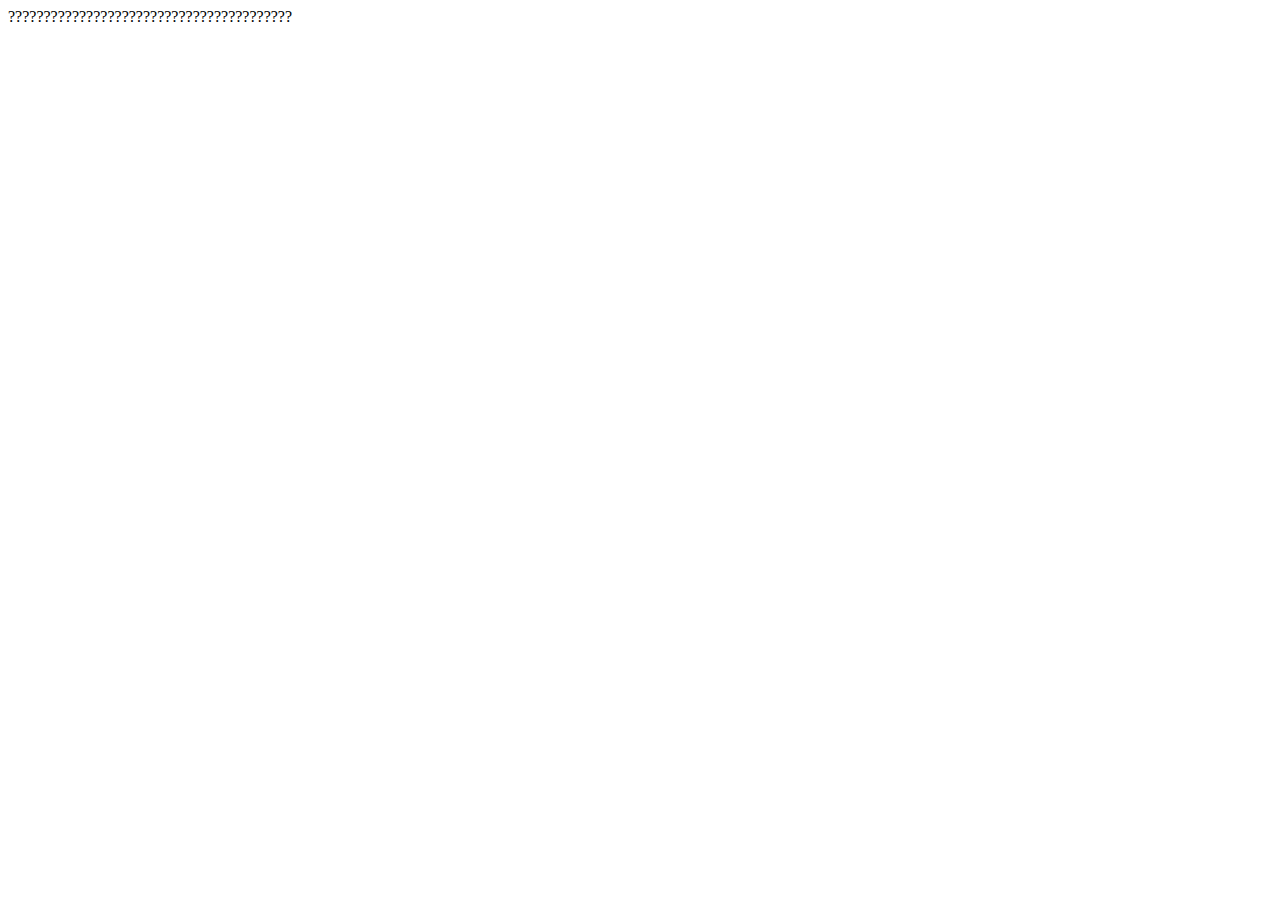
<file: ansh.html>
<!DOCTYPE html>
<html lang="en">
<head>
    <meta charset="UTF-8">
    <meta http-equiv="X-UA-Compatible" content="IE=edge">
    <meta name="viewport" content="width=device-width, initial-scale=1.0">
    <link rel="shortcut icon" type = "image" href="img/grapes22.jpg">
    <title>Ansh</title>
</head>
<body>
    ????????????????????????????????????????
</body>
</html>
</file>
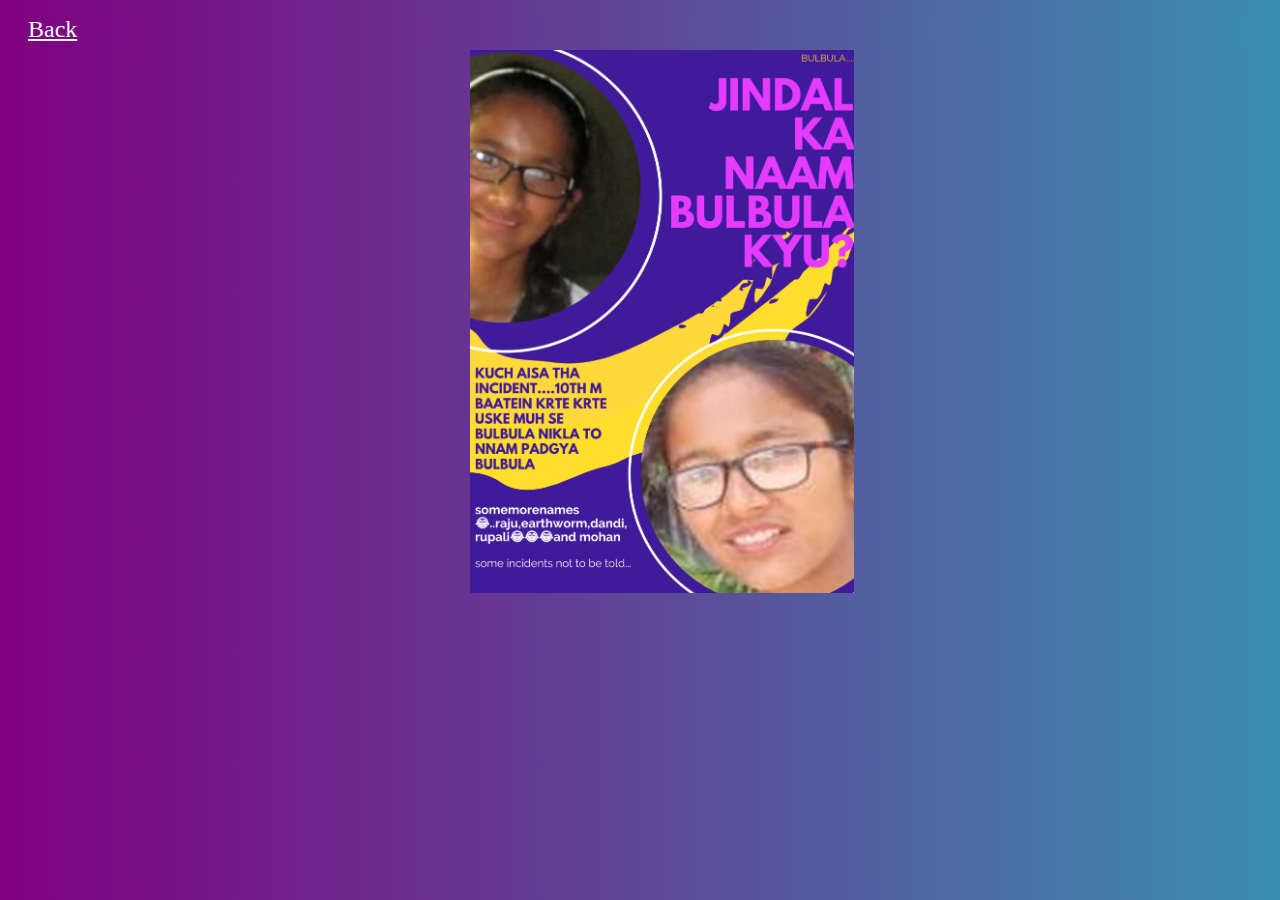
<file: bulbula.html>
<!DOCTYPE html>
<html lang="en">
<head>
    <meta charset="UTF-8">
    <meta http-equiv="X-UA-Compatible" content="IE=edge">
    <meta name="viewport" content="width=device-width, initial-scale=1.0">
    <link rel="shortcut icon" type = "image" href="img/water.png">
    <link rel="stylesheet" href="bulbula.css">
    <title>Bulbula</title>
</head>
<body>
    <p>
        <a id = "back" href="janampatri.html">Back</a>
    </p>
    <p>
        <img id = "bulbulaphoto" src="img/bulbula.png" alt="">
    </p>
</body>
</html>
</file>
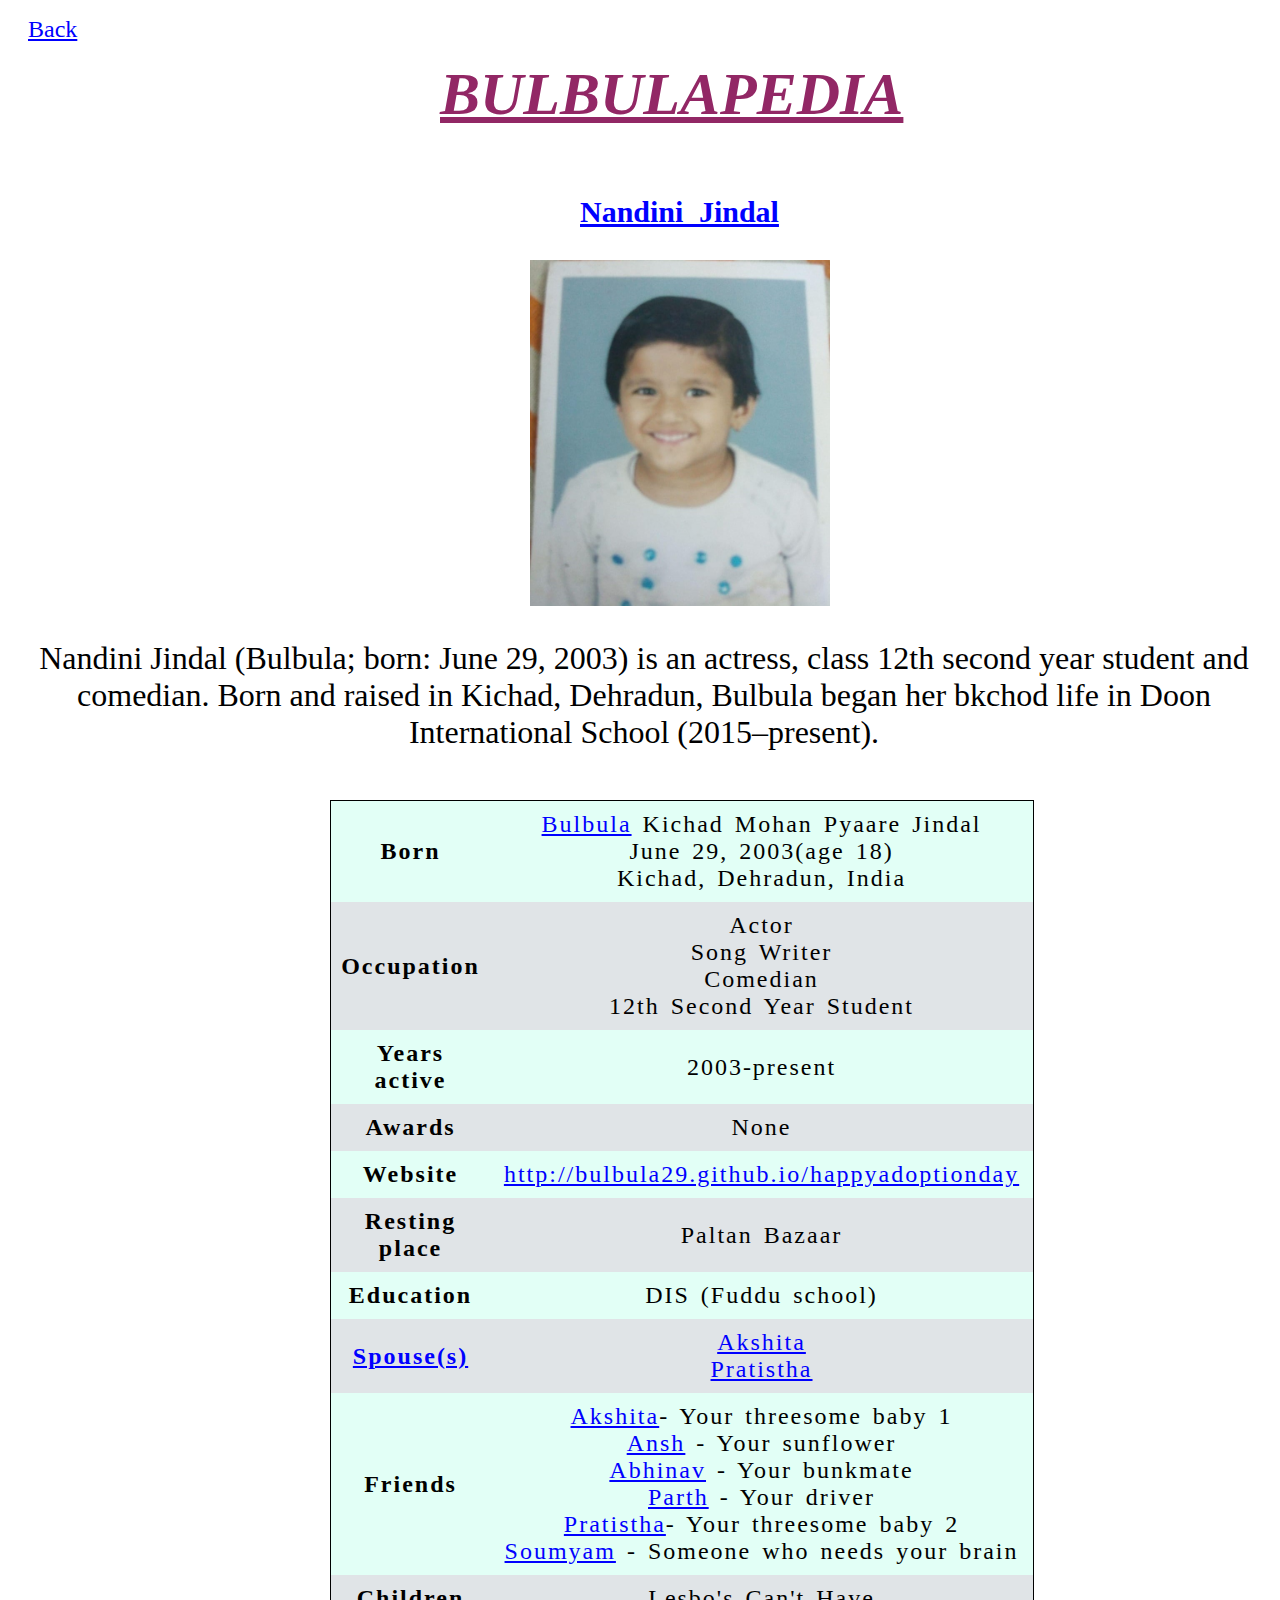
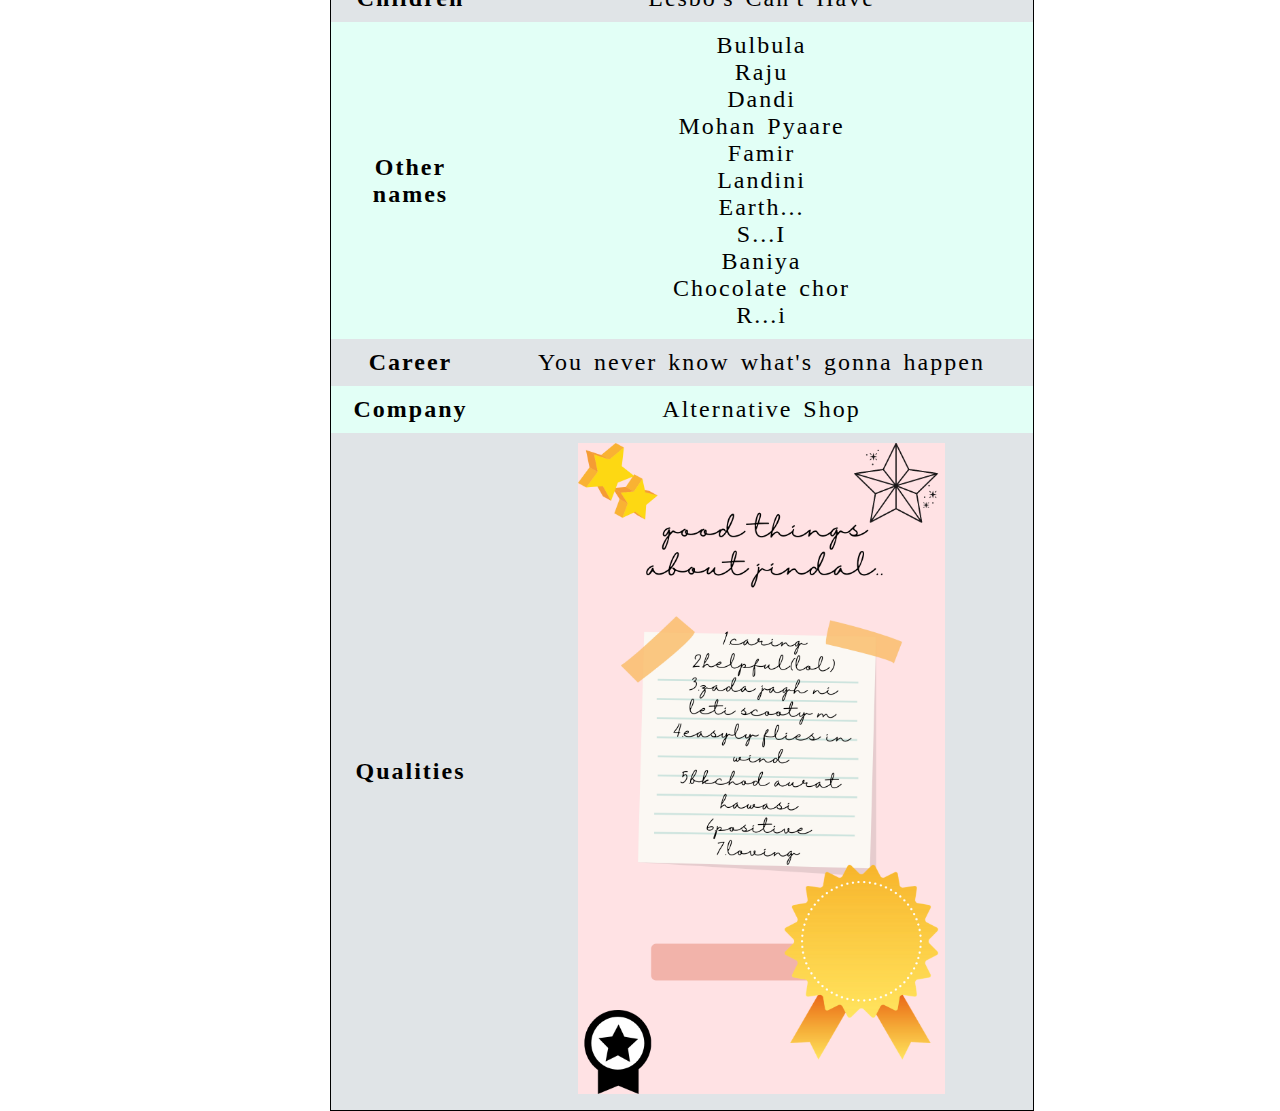
<file: janampatri.html>
<!DOCTYPE html>
<html lang="en">
<head>
    <meta charset="UTF-8">
    <meta http-equiv="X-UA-Compatible" content="IE=edge">
    <meta name="viewport" content="width=device-width, initial-scale=1.0">
    <title>Janam Patri</title>
    <link rel="shortcut icon" type = "image" href="img/water.png">
    <link rel="stylesheet" href="janampatri.css">
    <link href="https://fonts.googleapis.com/css2?family=EB+Garamond&display=swap" rel="stylesheet">
</head>
<body>
    <p>
        <a id = "back" href="jindal.html">Back</a>
    </p>
    
    <div class = "bulbulapedia"> 
        <p>
            <u><i><b>BULBULAPEDIA</b></i></u>
        </p>
    </div>

    <div>
        <p  class = "name">
           <a id = "nandini" href = "nandini.html">Nandini Jindal</a>
        </p>
        

            <img class = "nandini-jindal" src="img/official portrait 11.jpg" alt="">
            <p id = "para">
                Nandini Jindal (Bulbula; born: June 29, 2003) is an actress, class 12th second year student and comedian. Born and raised in Kichad, Dehradun, Bulbula began her bkchod life in Doon International School (2015–present).
            </p>


            <table class = "table">
                <tr>
                    <td><b>Born</b></td>
                    <td><a id = "bulbula" href = "bulbula.html">Bulbula</a> Kichad Mohan Pyaare Jindal <br>June 29, 2003(age 18)<br>Kichad, Dehradun, India</td>
                </tr>
                <tr>
                    <td><b>Occupation</b></td>
                    <td>Actor <br>Song Writer <br> Comedian <br> 12th Second Year Student</td>
                </tr>
                <tr>
                    <td><b>Years active</b></td>
                    <td>2003-present</td>
                </tr>
                <tr>
                    <td><b>Awards</b></td>
                    <td>None</td>
                </tr>
                <tr>
                    <td><b>Website</b></td>
                    <td><a  id = "github" href = "http://bulbula29.github.io/happyadoptionday">http://bulbula29.github.io/happyadoptionday</a></td>
                </tr>
                <tr>
                    <td><b>Resting place</b></td>
                    <td>Paltan Bazaar</td>
                </tr>
                <tr>
                    <td><b>Education</b></td>
                    <td>DIS (Fuddu school)</td>
                </tr>
                <tr>
                    <td><b><a id = "spouse" href = "spouse.html">Spouse(s)</a></b></td>
                    <td><a id = "akshitapage" href = "akshita.html">Akshita</a><br>
                        <a id = "pratisthapage" href = "pratistha.html">Pratistha</a> <br> </td>
                </tr>
                <tr>
                    <td><b>Friends</b></td>
                    <td><a id = "akshitapage" href = "akshita.html">Akshita</a>- Your threesome baby 1<br>
                    <a id = "anshpage" href = "ansh.html">Ansh</a> - Your sunflower<br>
                    <a id = "abhinavpage" href = "abhinav.html">Abhinav</a> - Your bunkmate<br>
                    <a id = "parthpage" href = "parth.html">Parth</a> - Your driver<br>
                    <a id = "pratisthapage" href = "pratistha.html">Pratistha</a>- Your threesome baby 2<br>
                    <a id = "soumyampage" href = "soumyam.html">Soumyam</a> - Someone who needs your brain</td>
                </tr>
                <tr>
                    <td><b>Children</b></td>
                    <td>Lesbo's Can't Have</td>
                </tr>
                <tr>
                    <td><b>Other names</b></td>
                    <td>Bulbula<br>Raju<br>Dandi<br>Mohan Pyaare<br>Famir<br>Landini<br>Earth...<br>S...I<br>Baniya<br>Chocolate chor<br>R...i</td>
                </tr>
                <tr>
                    <td><b>Career</b></td>
                    <td>You never know what's gonna happen</td>
                </tr>
                <tr>
                    <td><b>Company</b></td>
                    <td>Alternative Shop</td>
                </tr>
                <tr>
                    <td><b>Qualities</b></td>
                    <td><img id = "achievement" src="img/achievement2 (2).png" alt=""></td>
                </tr>


            </table>

        
    </div>

    

</body>
</html>
</file>
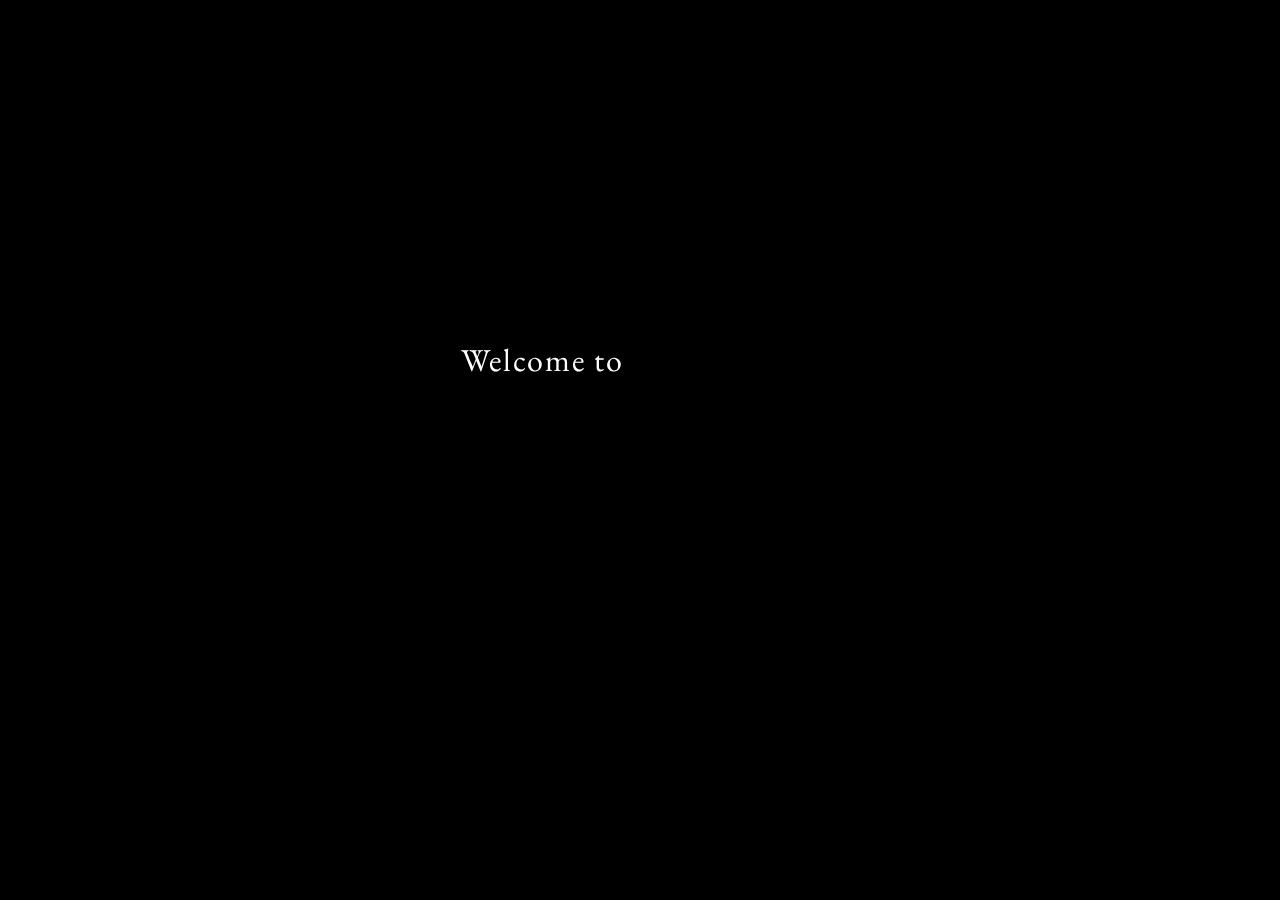
<file: jindal.html>
<!DOCTYPE html>
<html lang="en">
<head>
    <meta charset="UTF-8">
    <meta http-equiv="X-UA-Compatible" content="IE=edge">
    <meta name="viewport" content="width=device-width, initial-scale=1.0">
    <title>Jindal ki apni Website</title>
    <link rel="shortcut icon" type = "image" href="img/water.png">
    <link rel="stylesheet" href="jindal.css">
    <link href="https://fonts.googleapis.com/css2?family=EB+Garamond&display=swap" rel="stylesheet">
</head>
<body>

    <div class = "intro">
        <h1 class = "logo-header">
            <span class = "logo">Welcome to&nbsp;</span><span class = "logo"> Bulbulapedia</span>
        </h1>
    </div>

    <script src="intro.js"></script>



    <div class = "container">
    
    <span><img class = "calendar" src="img/calendar.png" alt=""></span>
    <span class = "date">June 29, 2021</span>
    <p class = "wish">Happy Birthday </p><br> <span class = "from-pdn">-From PDN</span>
    

<p>
   <a class = "janam-patri" href="janampatri.html"> Janam Patri</a>
   <a class = "snap-diary" href="snapdiary.html"> Snap Diary</a>
   <!-- <a class = "spotify" href="#spotify"> Spotify</a> -->
</p>

    <img class = "round-photo" src="img/logoo.jpeg" alt="">

    
<!--
    <div class = "achievements">
        <p id = "achieve">
            ACHIEVEMENTS
        </p>
    <img id = "achievement1" src="img/achievement2 (1).png" alt="">
    <img id = "achievement2"src="img/achievement2 (2).png" alt="">
    <img id = "achievement3" src="img/achievement2 (3).png" alt="">

    </div>

    <div>
        <p id = "trending"><a name = "snap">Trending this week!</a></p>
    </div>
    <section>
        <video id = "video1" src="img/video1.mp4" height = "200px" controls></video>
        <video id = "video2" src="img/video2.mp4" height= "200px" controls></video>
        <video id = "video3" src="img/video3.mp4" height = "200px"controls></video>
    </section>

    <section>
        <img id = "image1" src="img/img-one (1).jpeg" alt="">
        <img id = "image2" src="img/image2.jpeg" alt="">
        <img id = "image3" src="img/image3.jpeg" alt="">
    </section>


    <div>
        <p id = "spot"><a name = "spotify">Spotify</a></p>
    </div>
    </div>-->
    



</body>
</html>
</file>
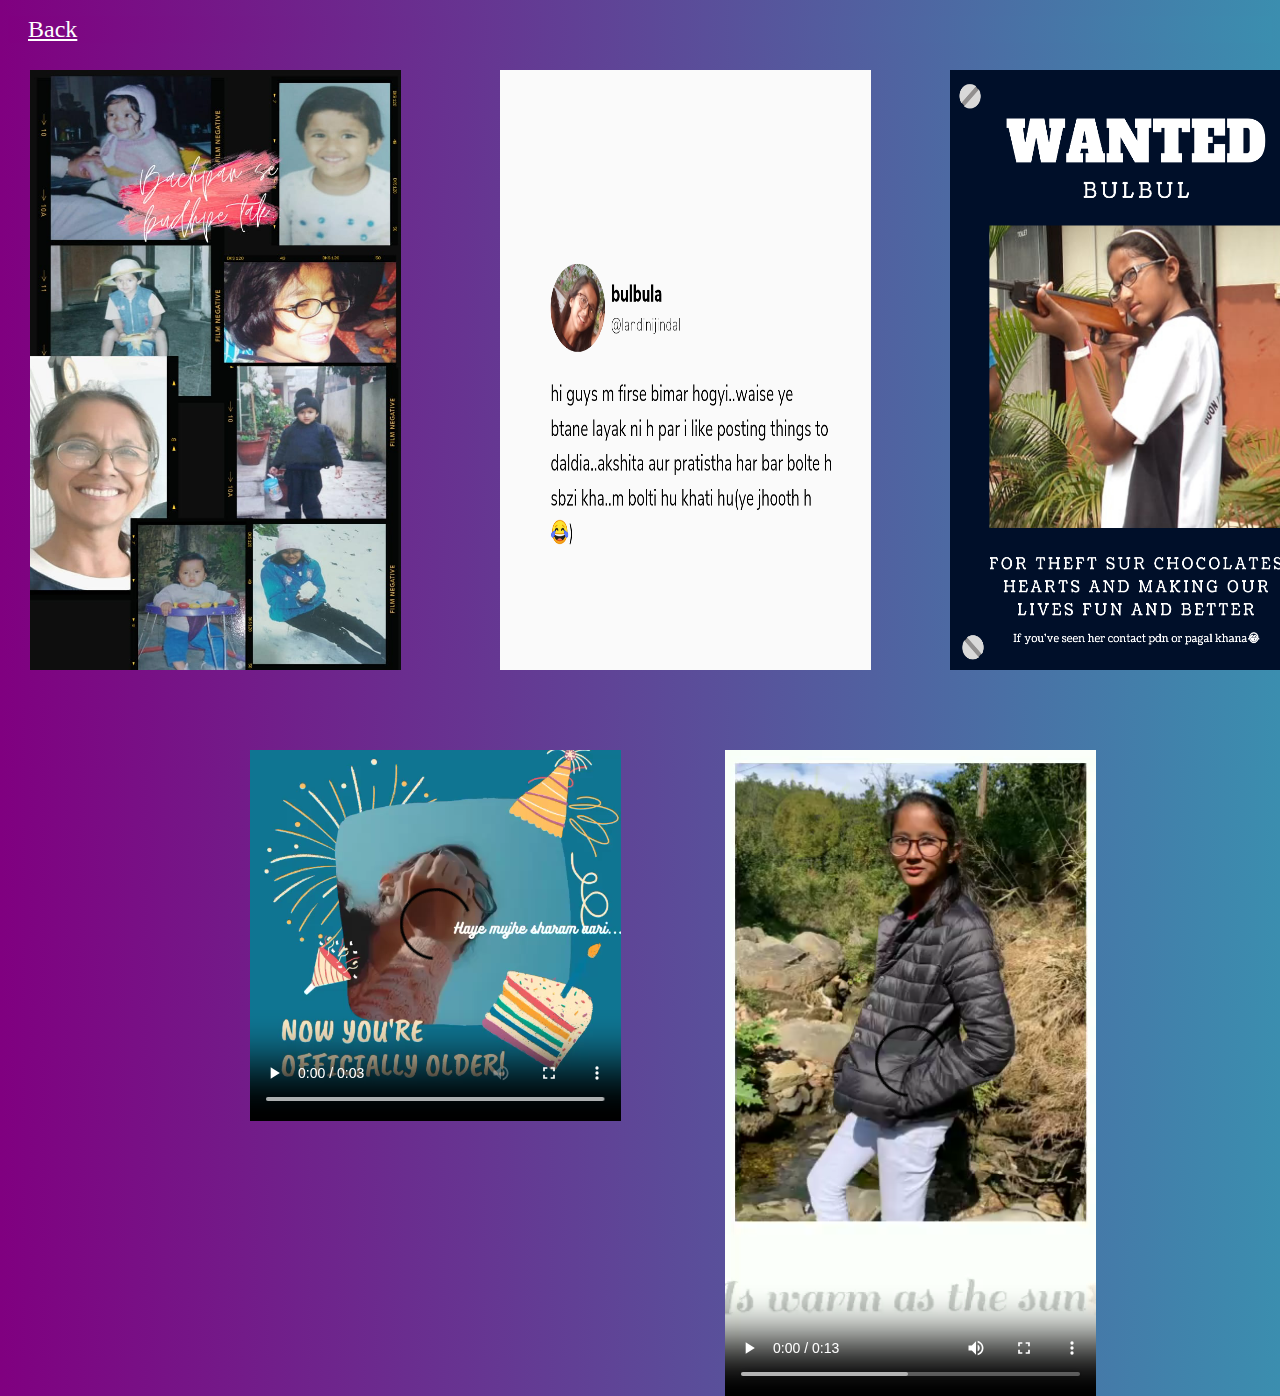
<file: nandini.html>
<!DOCTYPE html>
<html lang="en">
<head>
    <meta charset="UTF-8">
    <meta http-equiv="X-UA-Compatible" content="IE=edge">
    <meta name="viewport" content="width=device-width, initial-scale=1.0">
    <link rel="shortcut icon" type = "image" href="img/water.png">
    <link rel="stylesheet" href="nandini.css">
    <title>Nandini Jindal</title>
</head>
<body>
    <p>
        <a id = "back" href="janampatri.html">Back</a>
    </p>
    <img id = "nandini2" src="img/nandini1.jpeg" alt="">
    <img id = "nandini3" src="img/nandini3.png" alt="">
    <img id = "nandini4" src="img/nandini4.png" alt="">
    <video id = "nandini" src="img/nandini.mp4" controls></video>
    <video id = "nandini1" src="img/nandini2.mp4" controls></video>
</body>
</html>
</file>
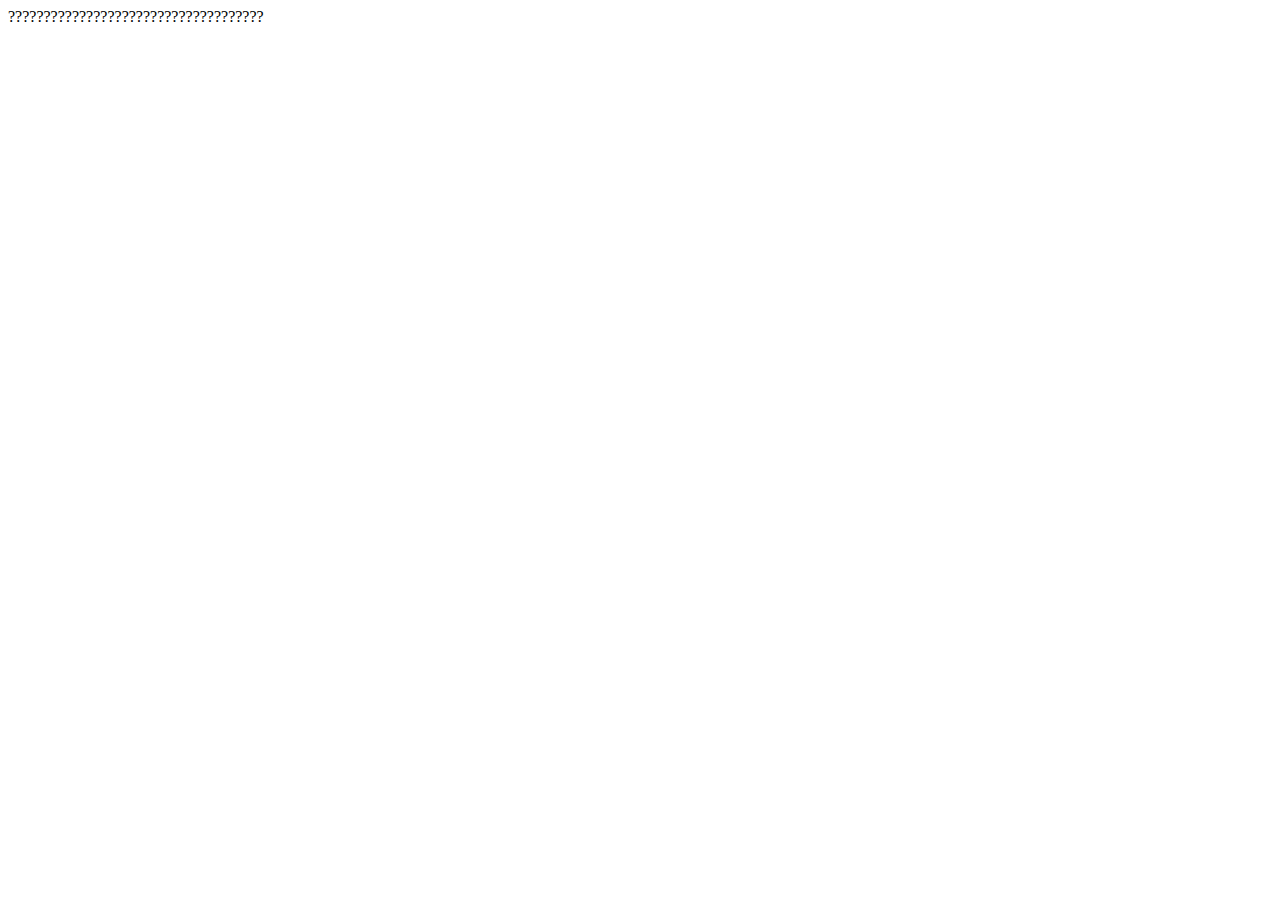
<file: parth.html>
<!DOCTYPE html>
<html lang="en">
<head>
    <meta charset="UTF-8">
    <meta http-equiv="X-UA-Compatible" content="IE=edge">
    <meta name="viewport" content="width=device-width, initial-scale=1.0">
    <link rel="shortcut icon" type = "image" href="img/joker.png">
    <title>Parth</title>
</head>
<body>
    ????????????????????????????????????
</body>
</html>
</file>
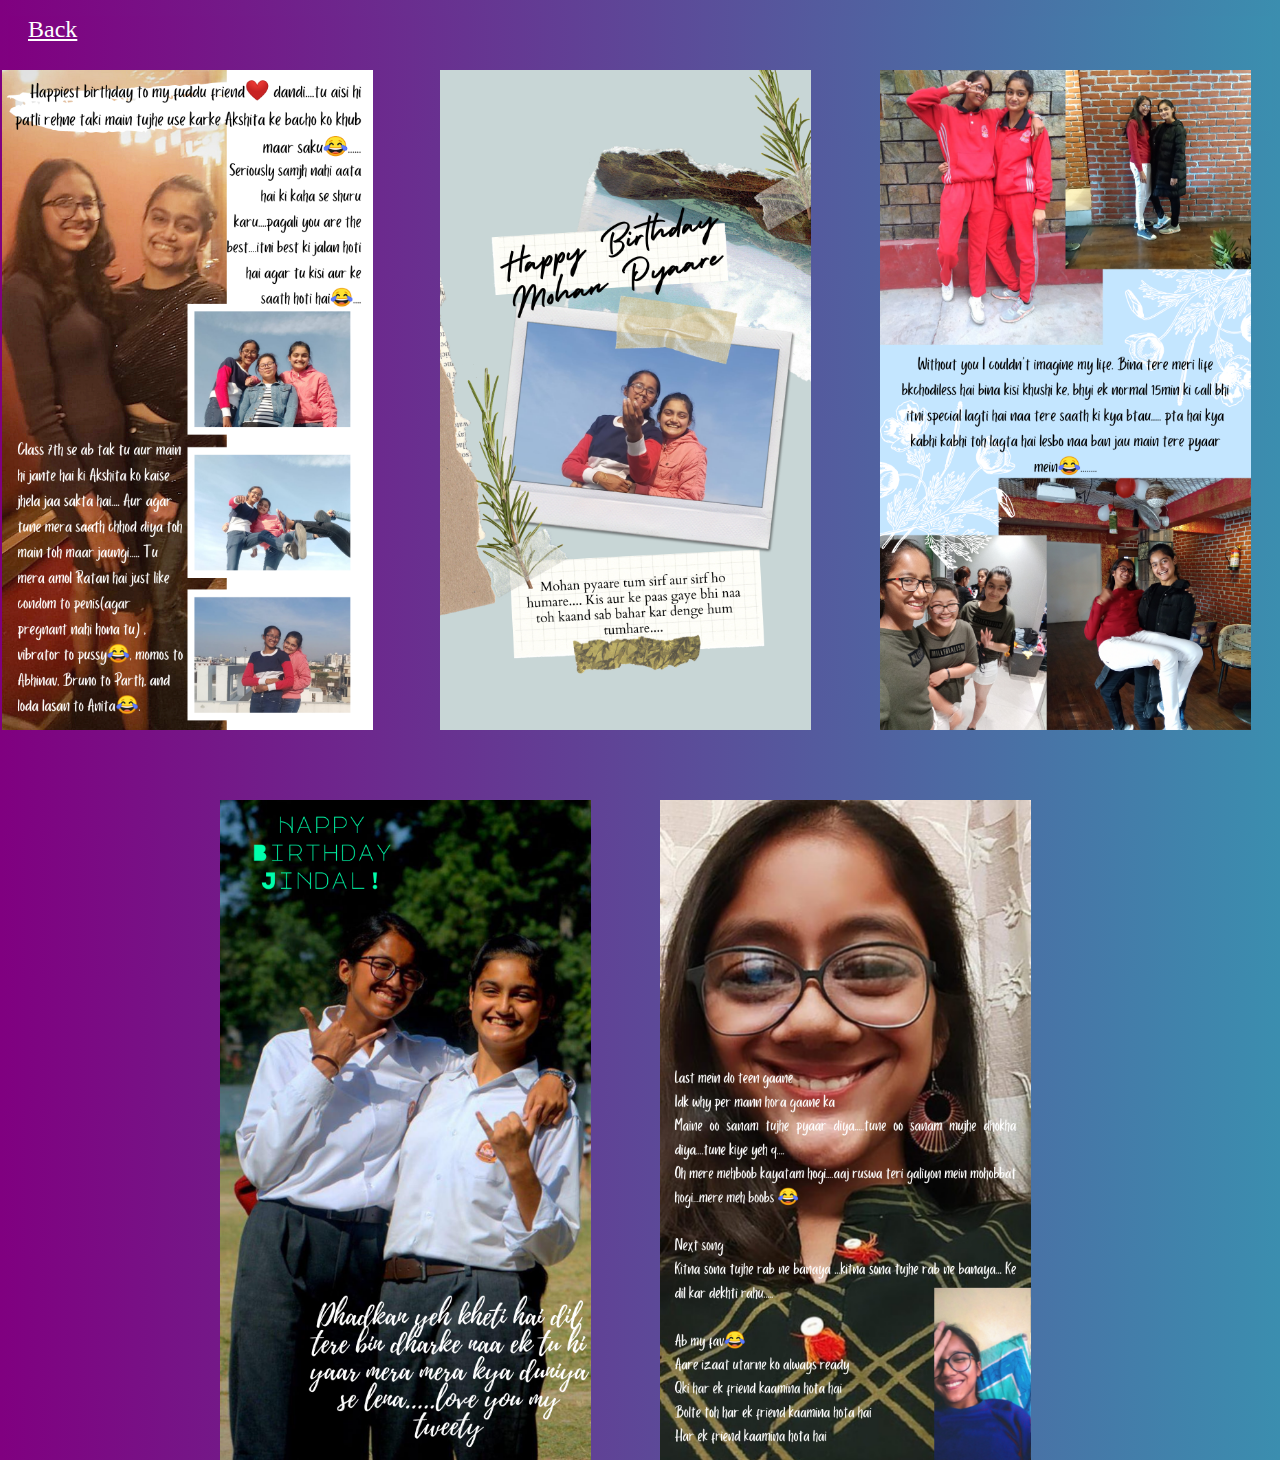
<file: pratistha.html>
<!DOCTYPE html>
<html lang="en">
<head>
    <meta charset="UTF-8">
    <meta http-equiv="X-UA-Compatible" content="IE=edge">
    <meta name="viewport" content="width=device-width, initial-scale=1.0">
    <link rel="shortcut icon" type = "image" href="img/veg.jpg">
    <link rel="stylesheet" href="pratistha.css">
    <title>Pratistha</title>
</head>
<body>
    <p>
        <a id = "back" href="janampatri.html">Back</a>
    </p>
    <img id = "pratistha1" src="img/pratistha1.png" alt="">
    <img id = "pratistha2" src="img/pratistha2.png" alt="">
    <img id = "pratistha3" src="img/pratistha3.png" alt="">
    <img id = "pratistha4" src="img/pratistha4.png" alt="">
    <img id = "pratistha5" src="img/pratistha5.png" alt="">
    <br><br><br><br>
</body>
</html>
</file>
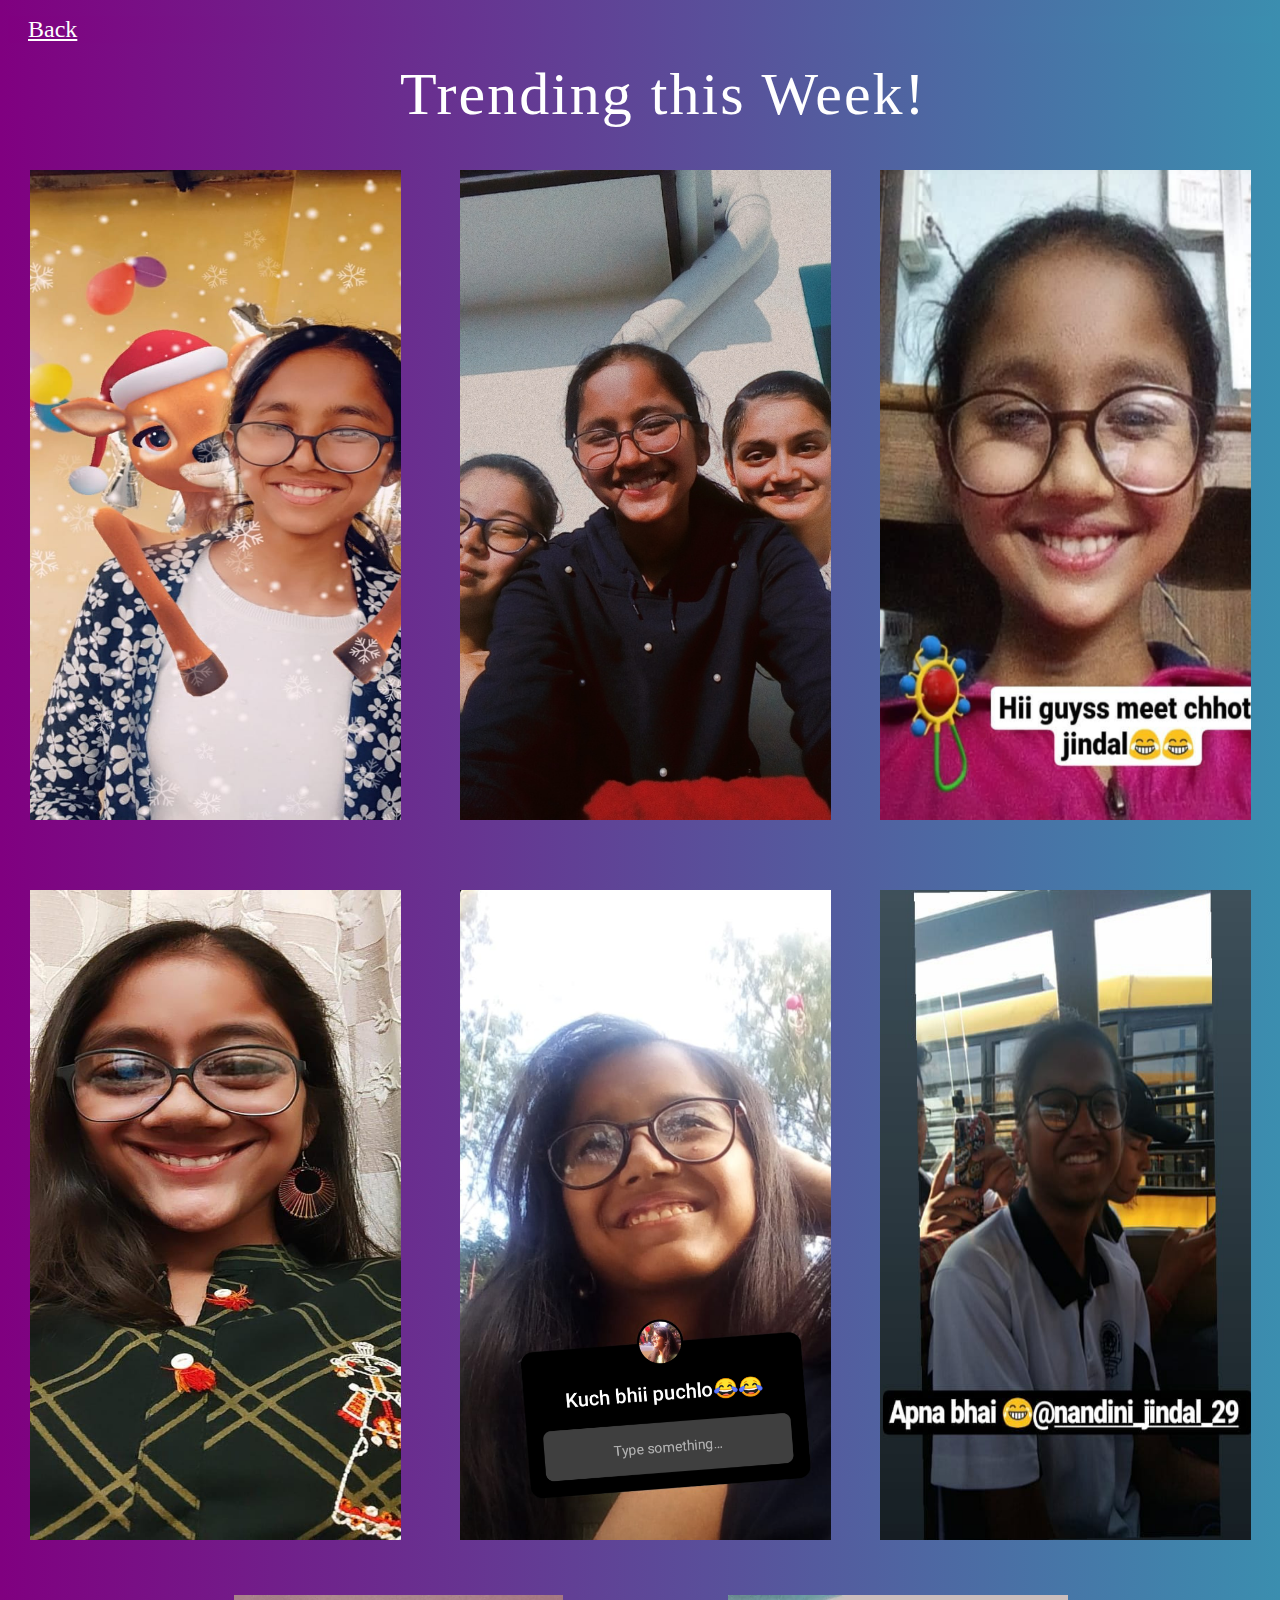
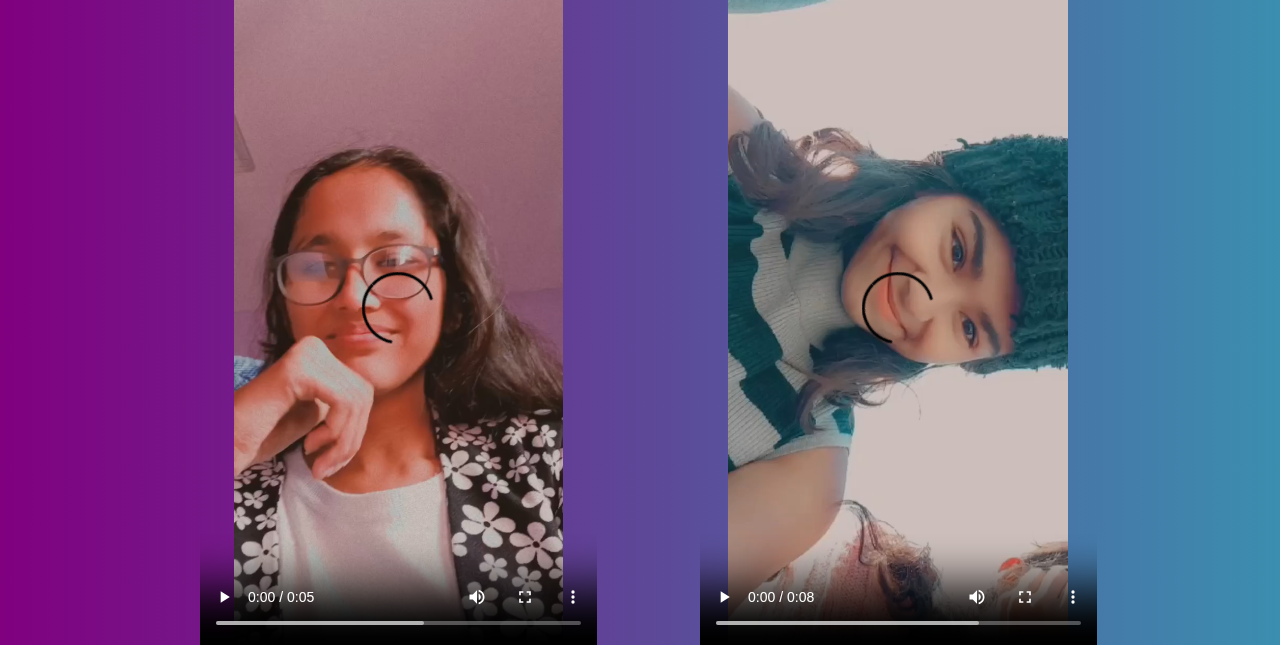
<file: snapdiary.html>
<!DOCTYPE html>
<html lang="en">
<head>
    <meta charset="UTF-8">
    <meta http-equiv="X-UA-Compatible" content="IE=edge">
    <meta name="viewport" content="width=device-width, initial-scale=1.0">
    <link rel="shortcut icon" type = "image" href="img/water.png">
    <link rel="stylesheet" href="snapdiary.css">
    <title>Snap Diary</title>
</head>
<body>

    <p>
        <a id = "back" href="janampatri.html">Back</a>
    </p>

    <p id = "trending">
            Trending this Week!
    </p>
    <p>
    <img id = "snap1" src="img/snap1.jpg" alt="">
    <img id = "snap2" src="img/snap2.jpg" alt="">
    <img id = "snap3" src="img/snap3.png" alt="">
    <img id = "snap4" src="img/snap4.jpg" alt=""> 
    <img id = "snap5" src="img/snap5.png" alt="">
    <img id = "snap6" src="img/snap6.png" alt="">
    <video id = "snapvideo2" src="img/snapvideo2.mp4" controls></video>
    <video id = "snapvideo3" src="img/snapvideo3.mp4" controls></video>
</p>
</body>
</html>
</file>
<file: bulbula.css>
#bulbulaphoto {
    position: absolute;
    top: 50px;
    left: 470px;
    width: 30%;
}

* {
    background-image: linear-gradient(to right, purple, rgb(59, 142, 175));
}

#back {
    color: #f0f8f0;
    font-family: cursive;
    font-weight: lighter;
    font-size: x-large;
    margin: 20px;
    background-image: none;
}

#back:link, #back:visited {
    color: #f0f8f0
}

#back:hover {
    color: hotpink;
}
</file>
<file: janampatri.css>
.bulbulapedia { 
    color: rgb(146, 39, 101);
    position: absolute;
    top: 0px;
    left: 440px;
    font-size: 60px;
  }
  
  .name {
    position: absolute;
    top: 165px;
    left: 580px;
    color: black;
    word-spacing: 8px;
    font-size: 30px;
    font-weight: 600;
    font-style: inherit;
  }
  
  
  .nandini-jindal {
    position: absolute;
    top: 260px;
    left: 530px;
    width: 300px;
  }

#para {
    text-align: center;
    position: absolute;
    top: 608px;
    font-size: xx-large;
}

  
  .table {
    position: absolute;
    top: 800px;
    left:330px;
  }
  
  table {
    border: 1px solid black;
    border-collapse: collapse;
    padding: 0px;
  }
  
  td {
    color: black;
    text-align: center;
    padding: 10px;
    font-size: x-large;
    letter-spacing: 2px;
    word-spacing: 3px;
  }
  
  table {
    width: 55%;
  }
  
  tr:nth-child(odd) {background-color: rgba(34, 255, 189, 0.133);}
  tr:nth-child(even) {background-color: rgba(21, 51, 77, 0.133);}

  #achievement {
      width: 70%;
  }

  #github:link, #github:visited, #akshitapage:link, #akshitapage:visited,#pratisthapage:link, #pratisthapage:visited, #soumyampage:link, #soumyampage:visited, #parthpage:link, #parthpage:visited, #abhinavpage:link, #abhinavpage:visited, #anshpage:link, #anshpage:visited, #bulbula:link, #bulbula:visited, #back:link, #back:visited, #nandini:link, #nandini:visited, #spouse:link, #spouse:visited  {
      color: #0000ff;
  }

  #github:hover, #akshitapage:hover, #pratisthapage:hover, #soumyampage:hover, #anshpage:hover, #abhinavpage:hover, #parthpage:hover, #bulbula:hover, #back:hover, #nandini:hover, #spouse:hover {
      color: hotpink;
  }


  #back {
      font-family: cursive;
      font-weight: lighter;
      font-size: x-large;
      margin: 20px;
  }
</file>
<file: jindal.css>
* {
  margin: 0;
  padding: 0;
  box-sizing: border-box;
  font-family: 'EB Garamond', serif;
  background-image: linear-gradient(to right, purple, rgb(59, 142, 175));
}
 


/* splash screen */

.intro {
  position: fixed;
  z-index: 2;
  left: 0;
  top: 0;
  width: 100%;
  height: 100vh;
  background-color: black;
  transition: 1.5s;
  background-image: none;
  /* Enable hardware acceleration to fix laggy transitions */
-webkit-transform: translateZ(0);
-moz-transform: translateZ(0);
-ms-transform: translateZ(0);
-o-transform: translateZ(0);
transform: translateZ(0);
}

.logo-header {
  position: absolute;
  top: 40%;
  left: 50%;
  transform: translate(-50%,-50%);
  color: white;
  background-image: none;
}

.logo {
  position: relative;
  display: inline-block;
  bottom: -20px;
  opacity: 0;
  color: white;
  font-family: 'EB Garamond', serif;
  text-decoration: wavy;
  letter-spacing: 2px;
  font-weight: lighter;
  background-image: none;
}

.logo.active {
  bottom: 0;
  opacity: 1;
  transition: ease-in-out 0.5s;
  background-image: none;
  /* Enable hardware acceleration to fix laggy transitions */
-webkit-transform: translateZ(0);
-moz-transform: translateZ(0);
-ms-transform: translateZ(0);
-o-transform: translateZ(0);
transform: translateZ(0);
}
.logo.fade {
  bottom: 150px;
  opacity: 0;
  transition: ease-in-out 0.5s;
  background-image: none;
  /* Enable hardware acceleration to fix laggy transitions */
-webkit-transform: translateZ(0);
-moz-transform: translateZ(0);
-ms-transform: translateZ(0);
-o-transform: translateZ(0);
transform: translateZ(0);
}



.calendar {
  position: absolute;
  top: 50px;
  left: 80px;
  width: 575px;
}

.date {
  position: absolute;
  top: 30px;
  left: 850px;
  font-weight: bold;
  font-size: 35px;
  color: rgb(255, 255, 255);
  background-image: none;
}

.wish {
  position: absolute;
  top: 390px;
  left: 300px;
  font-weight: bold;
  font-size: 35px;
  color: rgb(255, 255, 255);
  background-image: none;
}

.from-pdn {
  position: absolute;
  top: 435px;
  left: 400px;
  font-weight: bold;
  font-size: 35px;
  color: rgb(255, 255, 255);
  background-image: none;
}

.round-photo {
  position: absolute;
  width: 400px;
  height: 350px;
  top: 100px;
  left: 750px;
  border-radius: 50%;
  border: 3px solid rgb(44, 231, 169);
}


.janam-patri:link, .janam-patri:visited{
  background-image: linear-gradient(to right, rgba(102, 255, 0, 0.719),hotpink);
  padding: 14px 25px;
  text-align: center;
  color: white;
  text-decoration: none;
  position: absolute;
  top: 500px;
  left: 750px;
  font-size: 30px;
  display: inline-block;

}

.janam-patri:hover {
  background-color: black;
  background-image: none;
}

.snap-diary:link, .snap-diary:visited{
  background-image: linear-gradient(to right, rgba(102, 255, 0, 0.719),hotpink);
  padding: 14px 25px;
  text-align: center;
  color: white;
  text-decoration: none;
  position: absolute;
  top: 500px;
  left: 980px;
  font-size: 30px;
  display: inline-block;

}

.snap-diary:hover {
  background-color: black;
  background-image: none;
}

 /* .spotify:link, .spotify:visited{ 
  background-color: rgba(175, 50, 50, 0.726);
  padding: 14px 25px;
  text-align: center;
  color: white;
  text-decoration: none;
  position: absolute;
  top: 400px;
  left: 1100px;
  font-size: 30px;
  display: inline-block;
  background-image: none;
}

.spotify:hover {
  background-color: black;
  background-image: none;
}

 */

.container {
  position: relative;
  text-align: center;
  color: white;
}

/* 
#achieve {
  position: absolute;
  top: 1570px;
  left: 440px;
  color: black;
  word-spacing: 8px;
  font-size: 60px;
  font-weight: bolder;
}


#achievement1 {
  position: absolute;
  top: 1680px;
  left: 370px;
  width: 45%;
}
#achievement2 {
  position: absolute;
  top: 2150px;
  left: 487px;
  width: 30%;
}
#achievement3 {
  position: absolute;
  top: 2910px;
  left: 410px;
  width: 40%;
}

#trending {
  position: absolute;
  top: 3330px;
  left: 455px;
  color: black;
  word-spacing: 8px;
  font-size: 60px;
  font-weight: bolder;
}

#video1 {
  position: absolute;
  top: 3450px;
  left:10px;
  width: 30%;
}
#video2 {
  position: absolute;
  top: 3450px;
  left:436px;
  width: 33%;
}
#video3 {
  position: absolute;
  top: 3450px;
  left: 900px;
  width: 30%;
}

#image1 {
  position: absolute;
  top: 3700px;
  left: 10px;
  width: 30%;
}
#image2 {
  position: absolute;
  top: 3700px;
  left: 436px;
  width: 33%;
}
#image3 {
  position: absolute;
  top: 3700px;
  left: 900px;
  width: 30%;
}

#spot {
  position: absolute;
  top: 4500px;
  left: 455px;
  color: black;
  word-spacing: 8px;
  font-size: 60px;
  font-weight: bolder;
}*/
</file>
<file: nandini.css>
#back {
    font-family: cursive;
    font-weight: lighter;
    font-size: x-large;
    margin: 20px;
    background-image: none;
    color: white;
}

#back:link, #back:visited {
    color: white;
}

#back:hover {
    color: hotpink;
}

* {
    background-image: linear-gradient(to right, purple, rgb(59, 142, 175));
}

#nandini {
    width: 29%;
    position: absolute;
    top: 750px;
    left: 250px;
    background-image: none;
}
#nandini1 {
    width: 29%;
    position: absolute;
    top: 750px;
    left: 725px;
    background-image: none;
}
#nandini2 {
    width: 29%;
    position: absolute;
    top: 70px;
    left: 30px;
    height: 600px;
}
#nandini3 {
    width: 29%;
    position: absolute;
    top: 70px;
    left: 500px;
    height: 600px;
}
#nandini4 {
    width: 29%;
    position: absolute;
    top: 70px;
    left: 950px;
    height: 600px;
}
</file>
<file: pratistha.css>
#pratistha1 {
    width: 29%;
    position: absolute;
    top: 70px;
    left: 2px;
   
}
#pratistha2 {
    width: 29%;
    position: absolute;
    top: 70px;
    left: 440px;
}
#pratistha3 {
    width: 29%;
    position: absolute;
    top: 70px;
    left: 880px;

}
#pratistha4 {
    width: 29%;
    position: absolute;
    top: 800px;
    left: 220px;
}
#pratistha5 {
    width: 29%;
    position: absolute;
    top: 800px;
    left: 660px;
}

* {
    background-image: linear-gradient(to right, purple, rgb(59, 142, 175));
}

#back {
    font-family: cursive;
    font-weight: lighter;
    font-size: x-large;
    margin: 20px;
    background-image: none;
    color: white;
}

#back:link, #back:visited {
    color: white;
}

#back:hover {
    color: hotpink;
}
</file>
<file: snapdiary.css>
* {
    background-image: linear-gradient(to right, purple, rgb(59, 142, 175));
}

#back {
    font-family: cursive;
    font-weight: lighter;
    font-size: x-large;
    margin: 20px;
    background-image: none;
    color: white;
}

#back:link, #back:visited {
    color: white;
}

#back:hover {
    color: hotpink;
}

#trending {
    color: white;
    letter-spacing: 2px;
    background-image: none;
    font-size: 60px;
    position: absolute;
    top: 0px;
    padding: 0;
    left: 400px;
    background-image: none;
}

#snap1 {
    width: 29%;
    position: absolute;
    top: 170px;
    left: 30px;
    width: 29%;
    height: 650px;
}
#snap2 {
    width: 29%;
    position: absolute;
    top: 170px;
    left: 460px;
    height: 650px;
}
#snap3 {
    width: 29%;
    position: absolute;
    top: 170px;
    left: 880px;
    height: 650px;
}
#snap4 {
    width: 29%;
    position: absolute;
    top: 890px;
    left: 30px;
    height: 650px;
}
#snap5 {
    width: 29%;
    position: absolute;
    top: 890px;
    left: 460px;
    height: 650px;
}
#snap6 {
    width: 29%;
    position: absolute;
    top: 890px;
    left: 880px;
    height: 650px;
}
#snapvideo2 {
    width: 31%;
    position: absolute;
    top: 1595px;
    left: 200px;
    height: 650px;
    background-image: none;
}
#snapvideo3 {
    width: 31%;
    position: absolute;
    top: 1595px;
    left: 700px;
    height: 650px;
    background-image: none;
}
</file>
